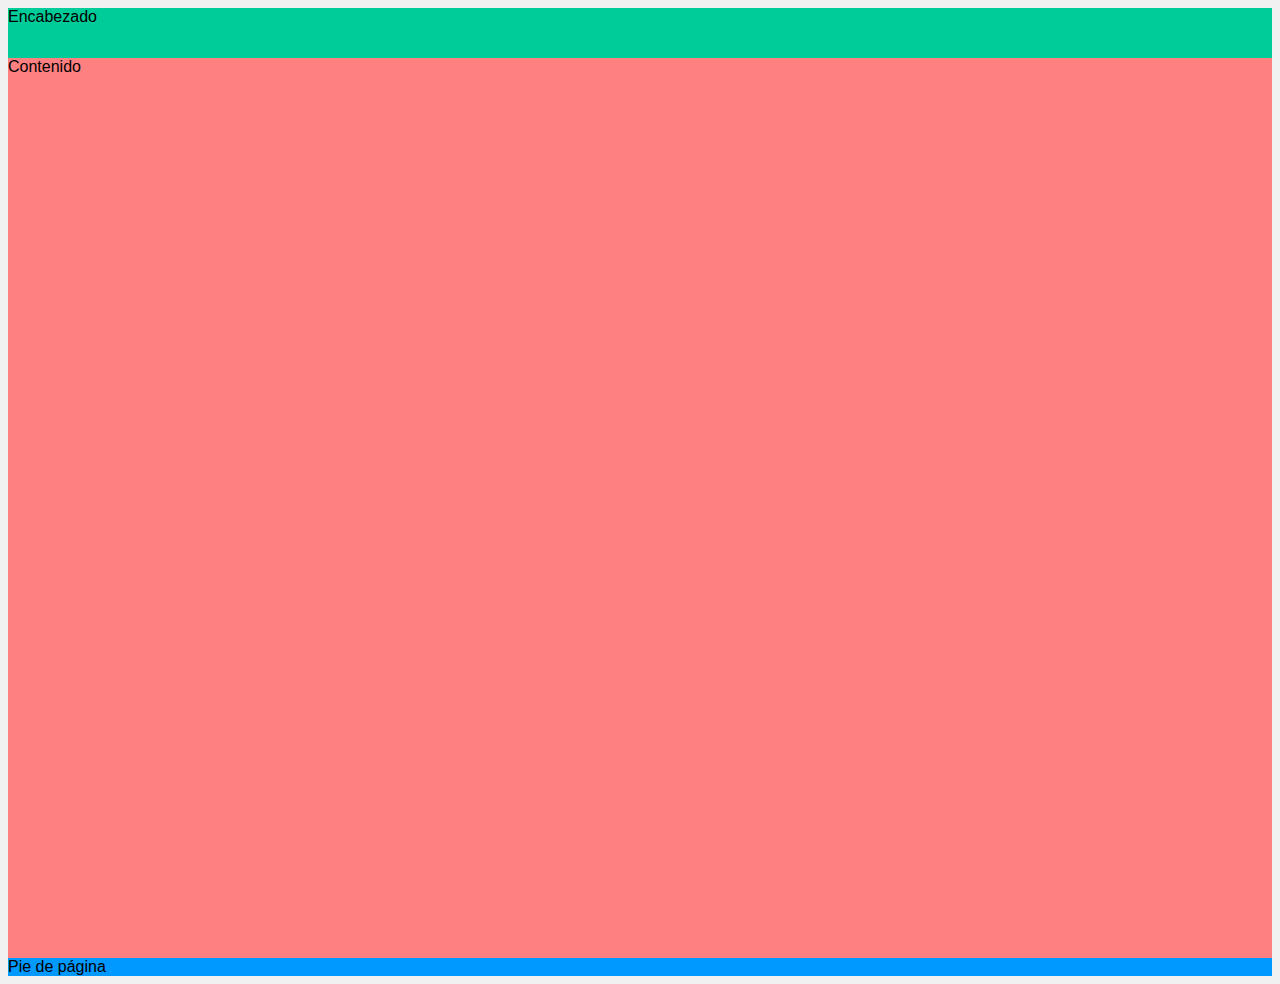
<file: index.html>
<!DOCTYPE html>
<html lang="en">
<head>
    <meta charset="UTF-8">
    <meta name="viewport" content="width=device-width, initial-scale=1.0">
    <meta http-equiv="X-UA-Compatible" content="ie=edge">
    <title>Alura Store | Descargue nuestros aplicactivos y juegos</title>
    <link href="./assets/css/normalize.css" rel="stylesheet" type="text">
    <link href="./assets/css/reset.css" rel="stylesheet">
    <link href="./assets/css/style.css" rel="stylesheet">

    
    


</head>
<body class="app">
    <header class="encabezado">
        Encabezado
    </header>
    <main class="contenido">
        Contenido
    </main>
    <footer class="rodapie">
        Pie de página
    </footer>
    <script src="./assets/js/fontawesome.all.min.js"></script>
</body>
</html>
</file>
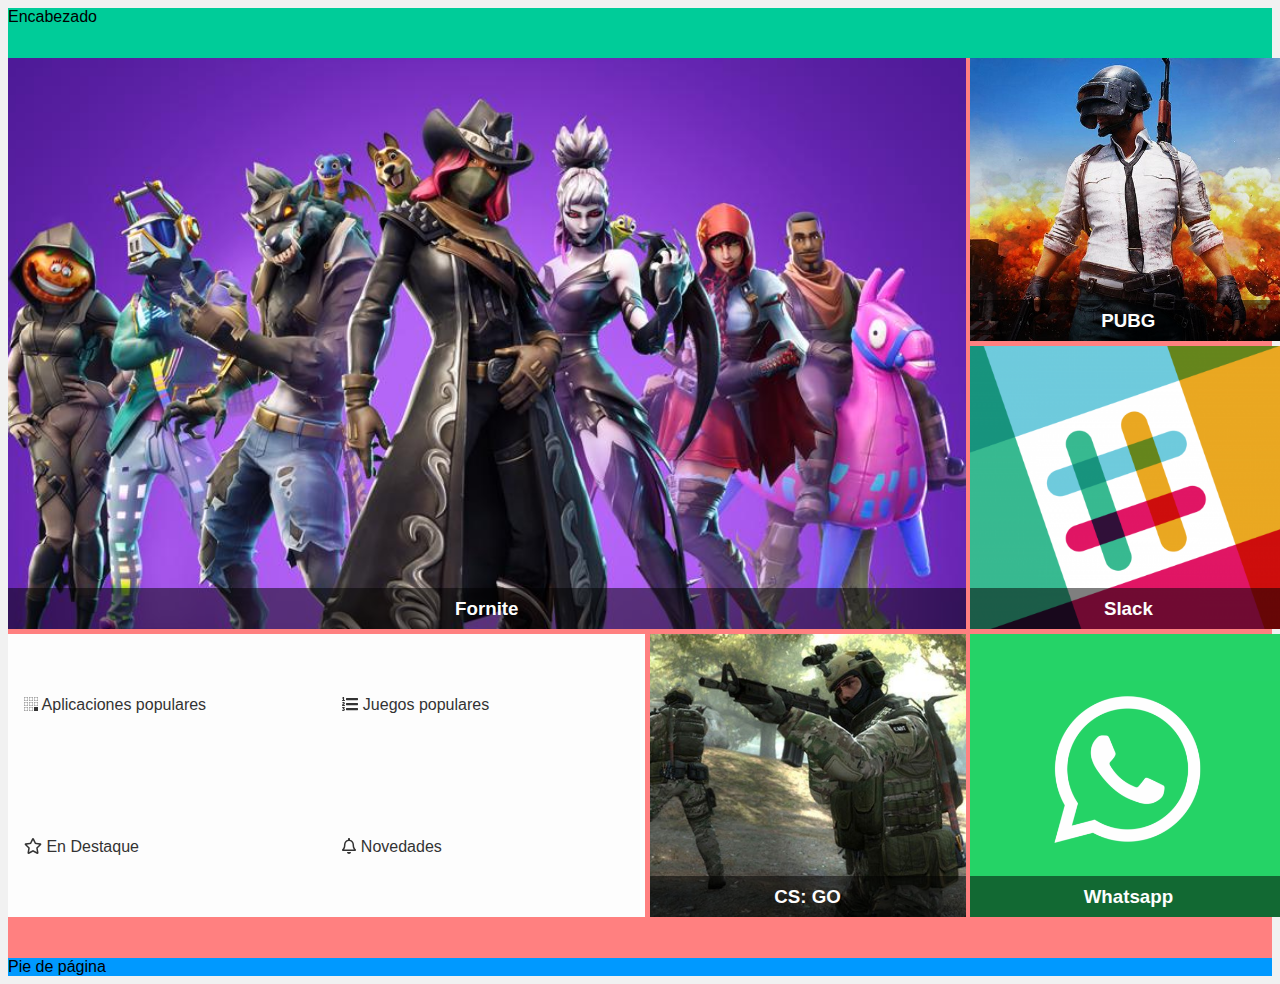
<file: AULA02/index.html>
<!DOCTYPE html>
<html lang="en">

<head>
    <meta charset="UTF-8">
    <meta name="viewport" content="width=device-width, initial-scale=1.0">
    <meta http-equiv="X-UA-Compatible" content="ie=edge">
    <title>Alura Store | Descargue nuestros aplicactivos y juegos</title>
    <link href="./assets/css/normalize.css" rel="stylesheet" type="text">
    <link href="./assets/css/reset.css" rel="stylesheet">
    <link href="./assets/css/style.css" rel="stylesheet">
    <link href="./assets/css/destacados.css" rel="stylesheet">




</head>

<body class="app">
    <header class="encabezado">
        Encabezado
    </header>
    <main class="contenido">
        <section class="destaques">
            <div class="destaques__principal box">
                <h3 class="destaques__titulo">Fornite</h3>
            </div>
            <div class="destaques__secundario box">
                <h3 class="destaques__titulo">PUBG</h3>
            </div>
            <div class="destaques__secundario box">
                <h3 class="destaques__titulo">Slack</h3>
            </div>
            <div class="destaques__secundario box">
                <h3 class="destaques__titulo">Whatsapp</h3>
            </div>
            <div class="destaques__secundario box">
                <h3 class="destaques__titulo">CS: GO</h3>
            </div>
            <div class="destaques__categorias">
                <ul class="destaques__categorias___lista">
                    <li class="destaques__categorias___item">
                        <a class="destaques__categorias___link" href="#">
                            <i class="destaques__categorias___icon fab fa-buromobelexperte"></i>
                            Aplicaciones populares
                        </a>
                    </li>
                    <li class="destaques__categorias___item">
                        <a class="destaques__categorias___link" href="#">
                            <i class="fas fa-list-ol"></i>
                            Juegos populares
                        </a>
                    </li>
                    <li class="destaques__categorias___item">
                        <a class="destaques__categorias___link" href="#">
                            <i class="far fa-star"></i>
                            En Destaque
                        </a>
                    </li>
                    <li class="destaques__categorias___item">
                        <a class="destaques__categorias___link" href="#">
                            <i class="far fa-bell"></i>
                            Novedades
                        </a>
                    </li>
                </ul>
            </div>
        </section>
    </main>
    <footer class="rodapie">
        Pie de página
    </footer>
    <script src="./assets/js/fontawesome.all.min.js"></script>
</body>

</html>
</file>
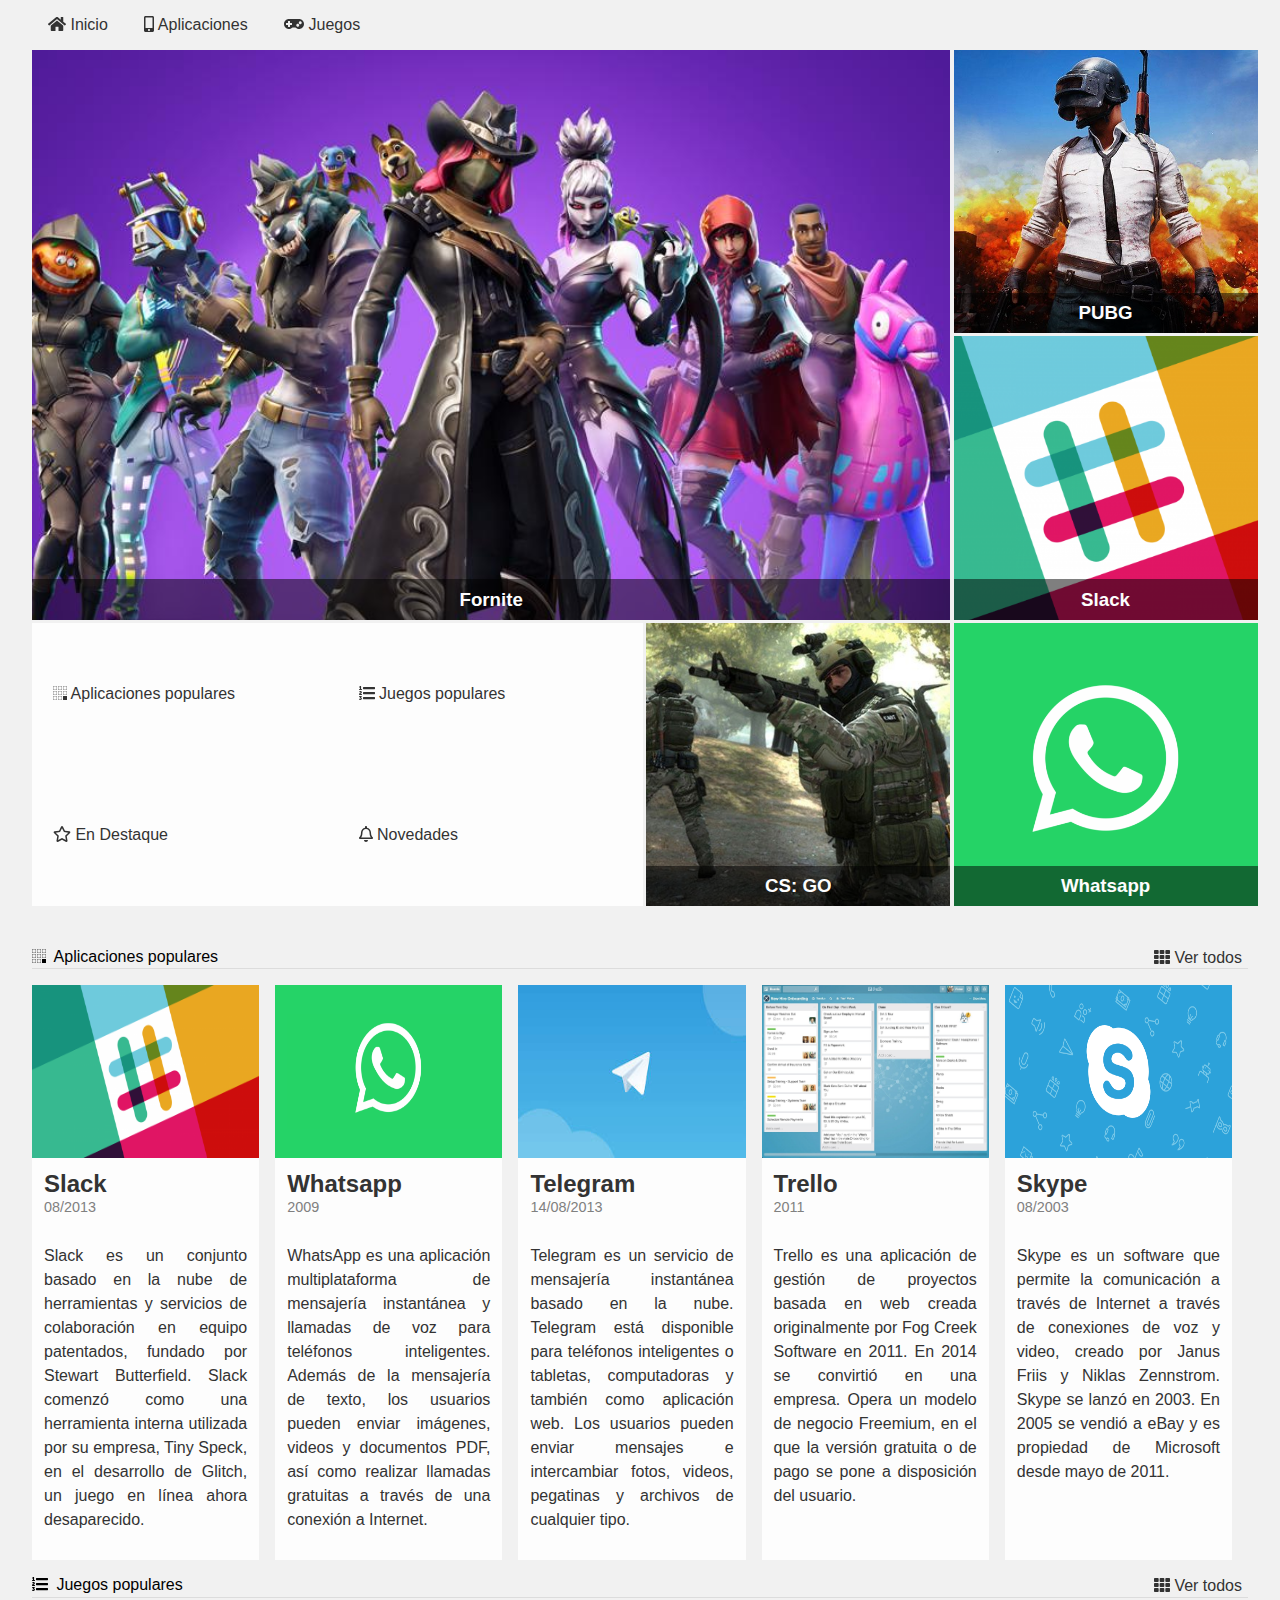
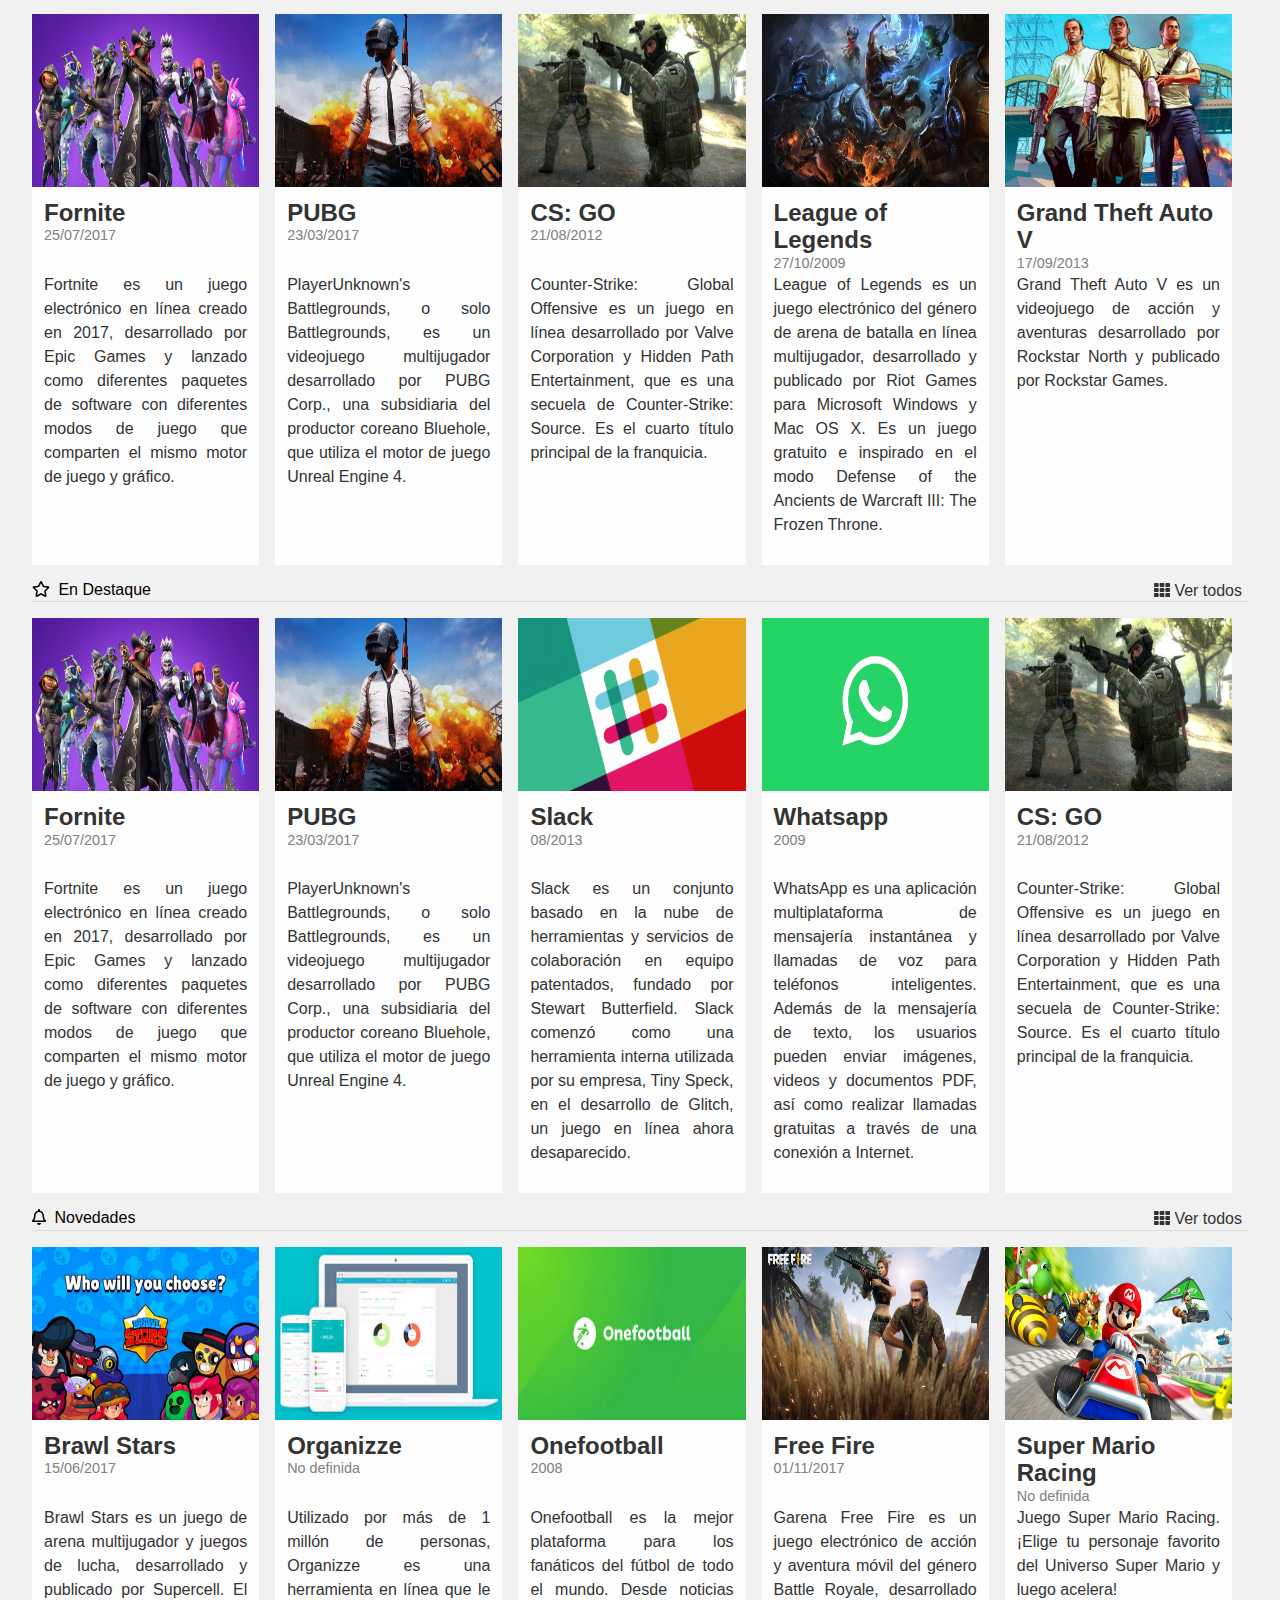
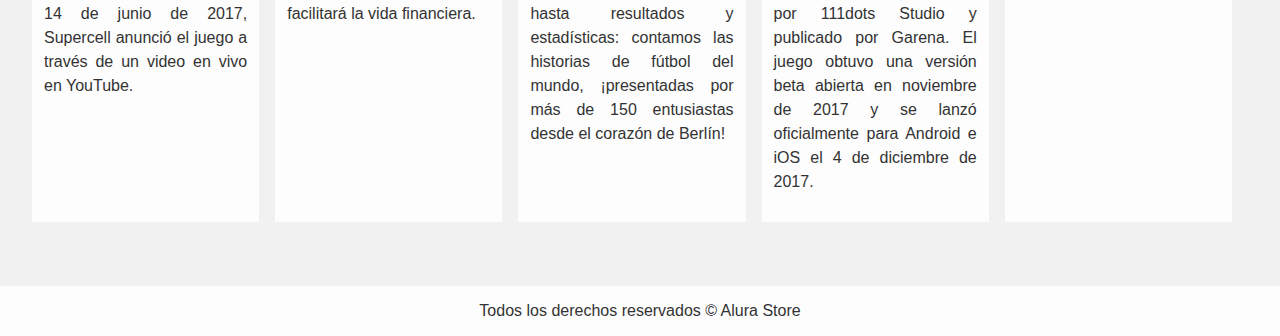
<file: AULA04/index.html>
<!DOCTYPE html>
<html lang="en">
<head>
    <meta charset="UTF-8">
    <meta name="viewport" content="width=device-width, initial-scale=1.0">
    <meta http-equiv="X-UA-Compatible" content="ie=edge">
    <title>Alura Store | Descargue nuestros aplicactivos y juegos</title>
    <link href="./assets/css/normalize.css" rel="stylesheet">
    <link href="./assets/css/reset.css" rel="stylesheet">
    <link href="./assets/css/style.css" rel="stylesheet">
    <link href="./assets/css/destaques.css" rel="stylesheet">
    <link href="./assets/css/populares.css" rel="stylesheet">
    
    


</head>
<body class="app">
    <header class="header">
        <nav class="menu">
            <ul class="menu__lista">
                <li class="menu__item">
                    <a class="menu__link activo" href="#">
                        <i class="fas fa-home"></i>
                        Inicio
                    </a>
                    <a class="menu__link" href="#">
                        <i class="fas fa-mobile-alt"></i>
                        Aplicaciones</a>
                    <a class="menu__link" href="#">
                        <i class="fas fa-gamepad"></i>
                        Juegos
                    </a>
                </li>
            </ul>
        </nav>
    </header>
    <main class="contenido">
        <section class="destaques">
            <div class="destaques__principal box">
                <h3 class="destaques__titulo">Fornite</h3>
            </div>
            <div class="destaques__secundario box">
                <h3 class="destaques__titulo">PUBG</h3>
            </div>
            <div class="destaques__secundario box">
                <h3 class="destaques__titulo">Slack</h3>
            </div>
            <div class="destaques__secundario box">
                <h3 class="destaques__titulo">Whatsapp</h3>
            </div>
            <div class="destaques__secundario box">
                <h3 class="destaques__titulo">CS: GO</h3>
            </div>
            <div class="destaques__categorias">
                <ul class="destaques__categorias___lista">
                    <li class="destaques__categorias___item">
                        <a class="destaques__categorias___link" href="#">
                            <i class="destaques__categorias___icon fab fa-buromobelexperte"></i>
                            Aplicaciones populares
                        </a>
                    </li>
                    <li class="destaques__categorias___item">
                        <a class="destaques__categorias___link" href="#">
                            <i class="fas fa-list-ol"></i>
                            Juegos populares
                        </a>
                    </li>
                    <li class="destaques__categorias___item">
                        <a class="destaques__categorias___link" href="#">
                            <i class="far fa-star"></i>
                            En Destaque
                        </a>
                    </li>
                    <li class="destaques__categorias___item">
                        <a class="destaques__categorias___link" href="#">
                            <i class="far fa-bell"></i>
                            Novedades
                        </a>
                    </li>
                </ul>
            </div>
        </section>
        <section class="populares">
            <div class="populares__items">
                <div class="populares__info">
                    <div class="populares__header">
                        <h4 class="populares__titulo">
                            <i class="populares__icon fab fa-buromobelexperte"></i>
                            Aplicaciones populares
                        </h4>
                        <button class="populares__boton">
                            <i class="fas fa-th"></i>
                            Ver todos
                        </button>
                    </div>
                </div>
                <div class="populares__contenido">
                    <div class="populares__card">
                        <img class="populares__card___imagen" src="./assets/img/slack.png"></img>
                        <div class="populares__card___base">
                            <div class="populares__card___header">
                                <h5 class="populares__card___titulo">Slack</h5>
                                <time class="populares__card___data" datetime="2013-08-01">08/2013</time>
                            </div>
                            <div class="populares__card___descripcion">
                                Slack es un conjunto basado en la nube de herramientas y servicios de colaboración en equipo patentados, fundado por Stewart Butterfield. Slack comenzó como una herramienta interna utilizada por su empresa, Tiny Speck, en el desarrollo de Glitch, un juego en línea ahora desaparecido.                            </div>
                        </div>
                    </div>
                    <div class="populares__card">
                        <img class="populares__card___imagen" src="./assets/img/whatsapp.png"></img>
                        <div class="populares__card___base">
                            <div class="populares__card___header">
                                <h5 class="populares__card___titulo">Whatsapp</h5>
                                <time class="populares__card___data" datetime="20090-01-01">2009</time>
                            </div>
                            <div class="populares__card___descripcion">
                                WhatsApp es una aplicación multiplataforma de mensajería instantánea y llamadas de voz para teléfonos inteligentes. Además de la mensajería de texto, los usuarios pueden enviar imágenes, videos y documentos PDF, así como realizar llamadas gratuitas a través de una conexión a Internet.                            </div>
                        </div>
                    </div>
                    <div class="populares__card">
                        <img class="populares__card___imagen" src="./assets/img/telegram.jpeg"></img>
                        <div class="populares__card___base">
                            <div class="populares__card___header">
                                <h5 class="populares__card___titulo">Telegram</h5>
                                <time class="populares__card___data" datetime="2013-08-14">14/08/2013</time>
                            </div>
                            <div class="populares__card___descripcion">
                                Telegram es un servicio de mensajería instantánea basado en la nube. Telegram está disponible para teléfonos inteligentes o tabletas, computadoras y también como aplicación web. Los usuarios pueden enviar mensajes e intercambiar fotos, videos, pegatinas y archivos de cualquier tipo.                            </div>
                        </div>
                    </div>
                    <div class="populares__card">
                        <img class="populares__card___imagen" src="./assets/img/trello.jpg"></img>
                        <div class="populares__card___base">
                            <div class="populares__card___header">
                                <h5 class="populares__card___titulo">Trello</h5>
                                <time class="populares__card___data" datetime="2011-01-01">2011</time>
                            </div>
                            <div class="populares__card___descripcion">
                                Trello es una aplicación de gestión de proyectos basada en web creada originalmente por Fog Creek Software en 2011. En 2014 se convirtió en una empresa. Opera un modelo de negocio Freemium, en el que la versión gratuita o de pago se pone a disposición del usuario.                            </div>
                        </div>
                    </div>
                    <div class="populares__card">
                        <img class="populares__card___imagen" src="./assets/img/skype.png"></img>
                        <div class="populares__card___base">
                            <div class="populares__card___header">
                                <h5 class="populares__card___titulo">Skype</h5>
                                <time class="populares__card___data" datetime="2003-08-01">08/2003</time>
                            </div>
                            <div class="populares__card___descripcion">
                                Skype es un software que permite la comunicación a través de Internet a través de conexiones de voz y video, creado por Janus Friis y Niklas Zennstrom. Skype se lanzó en 2003. En 2005 se vendió a eBay y es propiedad de Microsoft desde mayo de 2011.                            </div>
                        </div>
                    </div>
                </div>
            </div>
            <div class="populares__items">
                <div class="populares__info">
                    <div class="populares__header">
                        <h4 class="populares__titulo">
                            <i class="populares__icon fas fa-list-ol"></i>
                            Juegos populares
                        </h4>
                        <button class="populares__boton">
                            <i class="fas fa-th"></i>
                            Ver todos
                        </button>
                    </div>
                </div>
                <div class="populares__contenido">
                    <div class="populares__card">
                        <img class="populares__card___imagen" src="./assets/img/fortnite.jpg"></img>
                        <div class="populares__card___base">
                            <div class="populares__card___header">
                                <h5 class="populares__card___titulo">Fornite</h5>
                                <time class="populares__card___data" datetime="2017-07-25">25/07/2017</time>
                            </div>
                            <div class="populares__card___descripcion">
                                Fortnite es un juego electrónico en línea creado en 2017, desarrollado por Epic Games y lanzado como diferentes paquetes de software con diferentes modos de juego que comparten el mismo motor de juego y gráfico.                            </div>
                        </div>
                    </div>
                    <div class="populares__card">
                        <img class="populares__card___imagen" src="./assets/img/pubg.jpg"></img>
                        <div class="populares__card___base">
                            <div class="populares__card___header">
                                <h5 class="populares__card___titulo">PUBG</h5>
                                <time class="populares__card___data" datetime="2017-03-23">23/03/2017</time>
                            </div>
                            <div class="populares__card___descripcion">
                                PlayerUnknown's Battlegrounds, o solo Battlegrounds, es un videojuego multijugador desarrollado por PUBG Corp., una subsidiaria del productor coreano Bluehole, que utiliza el motor de juego Unreal Engine 4.                            </div>
                        </div>
                    </div>
                    <div class="populares__card">
                        <img class="populares__card___imagen" src="./assets/img/cs-go.jpg"></img>
                        <div class="populares__card___base">
                            <div class="populares__card___header">
                                <h5 class="populares__card___titulo">CS: GO</h5>
                                <time class="populares__card___data" datetime="2012-08-21">21/08/2012</time>
                            </div>
                            <div class="populares__card___descripcion">
                                Counter-Strike: Global Offensive es un juego en línea desarrollado por Valve Corporation y Hidden Path Entertainment, que es una secuela de Counter-Strike: Source. Es el cuarto título principal de la franquicia.                            </div>
                        </div>
                    </div>
                    <div class="populares__card">
                        <img class="populares__card___imagen" src="./assets/img/lol.jpg"></img>
                        <div class="populares__card___base">
                            <div class="populares__card___header">
                                <h5 class="populares__card___titulo">League of Legends</h5>
                                <time class="populares__card___data" datetime="2009-10-27">27/10/2009</time>
                            </div>
                            <div class="populares__card___descripcion">
                                League of Legends es un juego electrónico del género de arena de batalla en línea multijugador, desarrollado y publicado por Riot Games para Microsoft Windows y Mac OS X. Es un juego gratuito e inspirado en el modo Defense of the Ancients de Warcraft III: The Frozen Throne.                            </div>
                        </div>
                    </div>
                    <div class="populares__card">
                        <img class="populares__card___imagen" src="./assets/img/gta-v.jpg"></img>
                        <div class="populares__card___base">
                            <div class="populares__card___header">
                                <h5 class="populares__card___titulo">Grand Theft Auto V</h5>
                                <time class="populares__card___data" datetime="2013-09-17">17/09/2013</time>
                            </div>
                            <div class="populares__card___descripcion">
                                Grand Theft Auto V es un videojuego de acción y aventuras desarrollado por Rockstar North y publicado por Rockstar Games.                            </div>
                        </div>
                    </div>
                </div>
            </div>
            <div class="populares__items">
                <div class="populares__info">
                    <div class="populares__header">
                        <h4 class="populares__titulo">
                            <i class="populares__icon far fa-star"></i>
                            En Destaque
                        </h4>
                        <button class="populares__boton">
                            <i class="fas fa-th"></i>
                            Ver todos
                        </button>
                    </div>
                </div>
                <div class="populares__contenido">
                    <div class="populares__card">
                        <img class="populares__card___imagen" src="./assets/img/fortnite.jpg"></img>
                        <div class="populares__card___base">
                            <div class="populares__card___header">
                                <h5 class="populares__card___titulo">Fornite</h5>
                                <time class="populares__card___data" datetime="2017-07-25">25/07/2017</time>
                            </div>
                            <div class="populares__card___descripcion">
                                Fortnite es un juego electrónico en línea creado en 2017, desarrollado por Epic Games y lanzado como diferentes paquetes de software con diferentes modos de juego que comparten el mismo motor de juego y gráfico.                            </div>
                        </div>
                    </div>
                    <div class="populares__card">
                        <img class="populares__card___imagen" src="./assets/img/pubg.jpg"></img>
                        <div class="populares__card___base">
                            <div class="populares__card___header">
                                <h5 class="populares__card___titulo">PUBG</h5>
                                <time class="populares__card___data" datetime="2017-03-23">23/03/2017</time>
                            </div>
                            <div class="populares__card___descripcion">
                                PlayerUnknown's Battlegrounds, o solo Battlegrounds, es un videojuego multijugador desarrollado por PUBG Corp., una subsidiaria del productor coreano Bluehole, que utiliza el motor de juego Unreal Engine 4.                            </div>
                        </div>
                    </div>
                    <div class="populares__card">
                        <img class="populares__card___imagen" src="./assets/img/slack.png"></img>
                        <div class="populares__card___base">
                            <div class="populares__card___header">
                                <h5 class="populares__card___titulo">Slack</h5>
                                <time class="populares__card___data" datetime="2013-08-01">08/2013</time>
                            </div>
                            <div class="populares__card___descripcion">
                                Slack es un conjunto basado en la nube de herramientas y servicios de colaboración en equipo patentados, fundado por Stewart Butterfield. Slack comenzó como una herramienta interna utilizada por su empresa, Tiny Speck, en el desarrollo de Glitch, un juego en línea ahora desaparecido.                            </div>
                        </div>
                    </div>
                    <div class="populares__card">
                        <img class="populares__card___imagen" src="./assets/img/whatsapp.png"></img>
                        <div class="populares__card___base">
                            <div class="populares__card___header">
                                <h5 class="populares__card___titulo">Whatsapp</h5>
                                <time class="populares__card___data" datetime="20090-01-01">2009</time>
                            </div>
                            <div class="populares__card___descripcion">
                                WhatsApp es una aplicación multiplataforma de mensajería instantánea y llamadas de voz para teléfonos inteligentes. Además de la mensajería de texto, los usuarios pueden enviar imágenes, videos y documentos PDF, así como realizar llamadas gratuitas a través de una conexión a Internet.                            </div>
                        </div>
                    </div>
                    <div class="populares__card">
                        <img class="populares__card___imagen" src="./assets/img/cs-go.jpg"></img>
                        <div class="populares__card___base">
                            <div class="populares__card___header">
                                <h5 class="populares__card___titulo">CS: GO</h5>
                                <time class="populares__card___data" datetime="2012-08-21">21/08/2012</time>
                            </div>
                            <div class="populares__card___descripcion">
                                Counter-Strike: Global Offensive es un juego en línea desarrollado por Valve Corporation y Hidden Path Entertainment, que es una secuela de Counter-Strike: Source. Es el cuarto título principal de la franquicia.                            </div>
                        </div>
                    </div>
                </div>
            </div>
            <div class="populares__items">
                <div class="populares__info">
                    <div class="populares__header">
                        <h4 class="populares__titulo">
                            <i class="populares__icon far fa-bell"></i>
                            Novedades
                        </h4>
                        <button class="populares__boton">
                            <i class="fas fa-th"></i>
                            Ver todos
                        </button>
                    </div>
                </div>
                <div class="populares__contenido">
                    <div class="populares__card">
                        <img class="populares__card___imagen" src="./assets/img/brawl-stars.jpg"></img>
                        <div class="populares__card___base">
                            <div class="populares__card___header">
                                <h5 class="populares__card___titulo">Brawl Stars</h5>
                                <time class="populares__card___data" datetime="2017-06-15">15/06/2017</time>
                            </div>
                            <div class="populares__card___descripcion">
                                Brawl Stars es un juego de arena multijugador y juegos de lucha, desarrollado y publicado por Supercell. El 14 de junio de 2017, Supercell anunció el juego a través de un video en vivo en YouTube.                            </div>
                        </div>
                    </div>
                    <div class="populares__card">
                        <img class="populares__card___imagen" src="./assets/img/organizze.jpeg"></img>
                        <div class="populares__card___base">
                            <div class="populares__card___header">
                                <h5 class="populares__card___titulo">Organizze</h5>
                                <time class="populares__card___data" datetime="">No definida</time>
                            </div>
                            <div class="populares__card___descripcion">
                                Utilizado por más de 1 millón de personas, Organizze es una herramienta en línea que le facilitará la vida financiera.                            </div>
                        </div>
                    </div>
                    <div class="populares__card">
                        <img class="populares__card___imagen" src="./assets/img/onefotball.jpeg"></img>
                        <div class="populares__card___base">
                            <div class="populares__card___header">
                                <h5 class="populares__card___titulo">Onefootball</h5>
                                <time class="populares__card___data" datetime="2008-01-01">2008</time>
                            </div>
                            <div class="populares__card___descripcion">
                                Onefootball es la mejor plataforma para los fanáticos del fútbol de todo el mundo. Desde noticias hasta resultados y estadísticas: contamos las historias de fútbol del mundo, ¡presentadas por más de 150 entusiastas desde el corazón de Berlín!                            </div>
                        </div>
                    </div>
                    <div class="populares__card">
                        <img class="populares__card___imagen" src="./assets/img/free-fire.jpg"></img>
                        <div class="populares__card___base">
                            <div class="populares__card___header">
                                <h5 class="populares__card___titulo">Free Fire</h5>
                                <time class="populares__card___data" datetime="2017-11-01">01/11/2017</time>
                            </div>
                            <div class="populares__card___descripcion">
                                Garena Free Fire es un juego electrónico de acción y aventura móvil del género Battle Royale, desarrollado por 111dots Studio y publicado por Garena. El juego obtuvo una versión beta abierta en noviembre de 2017 y se lanzó oficialmente para Android e iOS el 4 de diciembre de 2017.                            </div>
                        </div>
                    </div>
                    <div class="populares__card">
                        <img class="populares__card___imagen" src="./assets/img/mario-kart.jpg"></img>
                        <div class="populares__card___base">
                            <div class="populares__card___header">
                                <h5 class="populares__card___titulo">Super Mario Racing</h5>
                                <time class="populares__card___data" datetime="">No definida</time>
                            </div>
                            <div class="populares__card___descripcion">
                                Juego Super Mario Racing. ¡Elige tu personaje favorito del Universo Super Mario y luego acelera!                            </div>
                        </div>
                    </div>
                </div>
            </div>
        </section>
    </main>
    <footer class="footer">Todos los derechos reservados &copy; Alura Store </footer>
    <script src="./assets/js/fontawesome.all.min.js"></script>
</body>
</html>
</file>
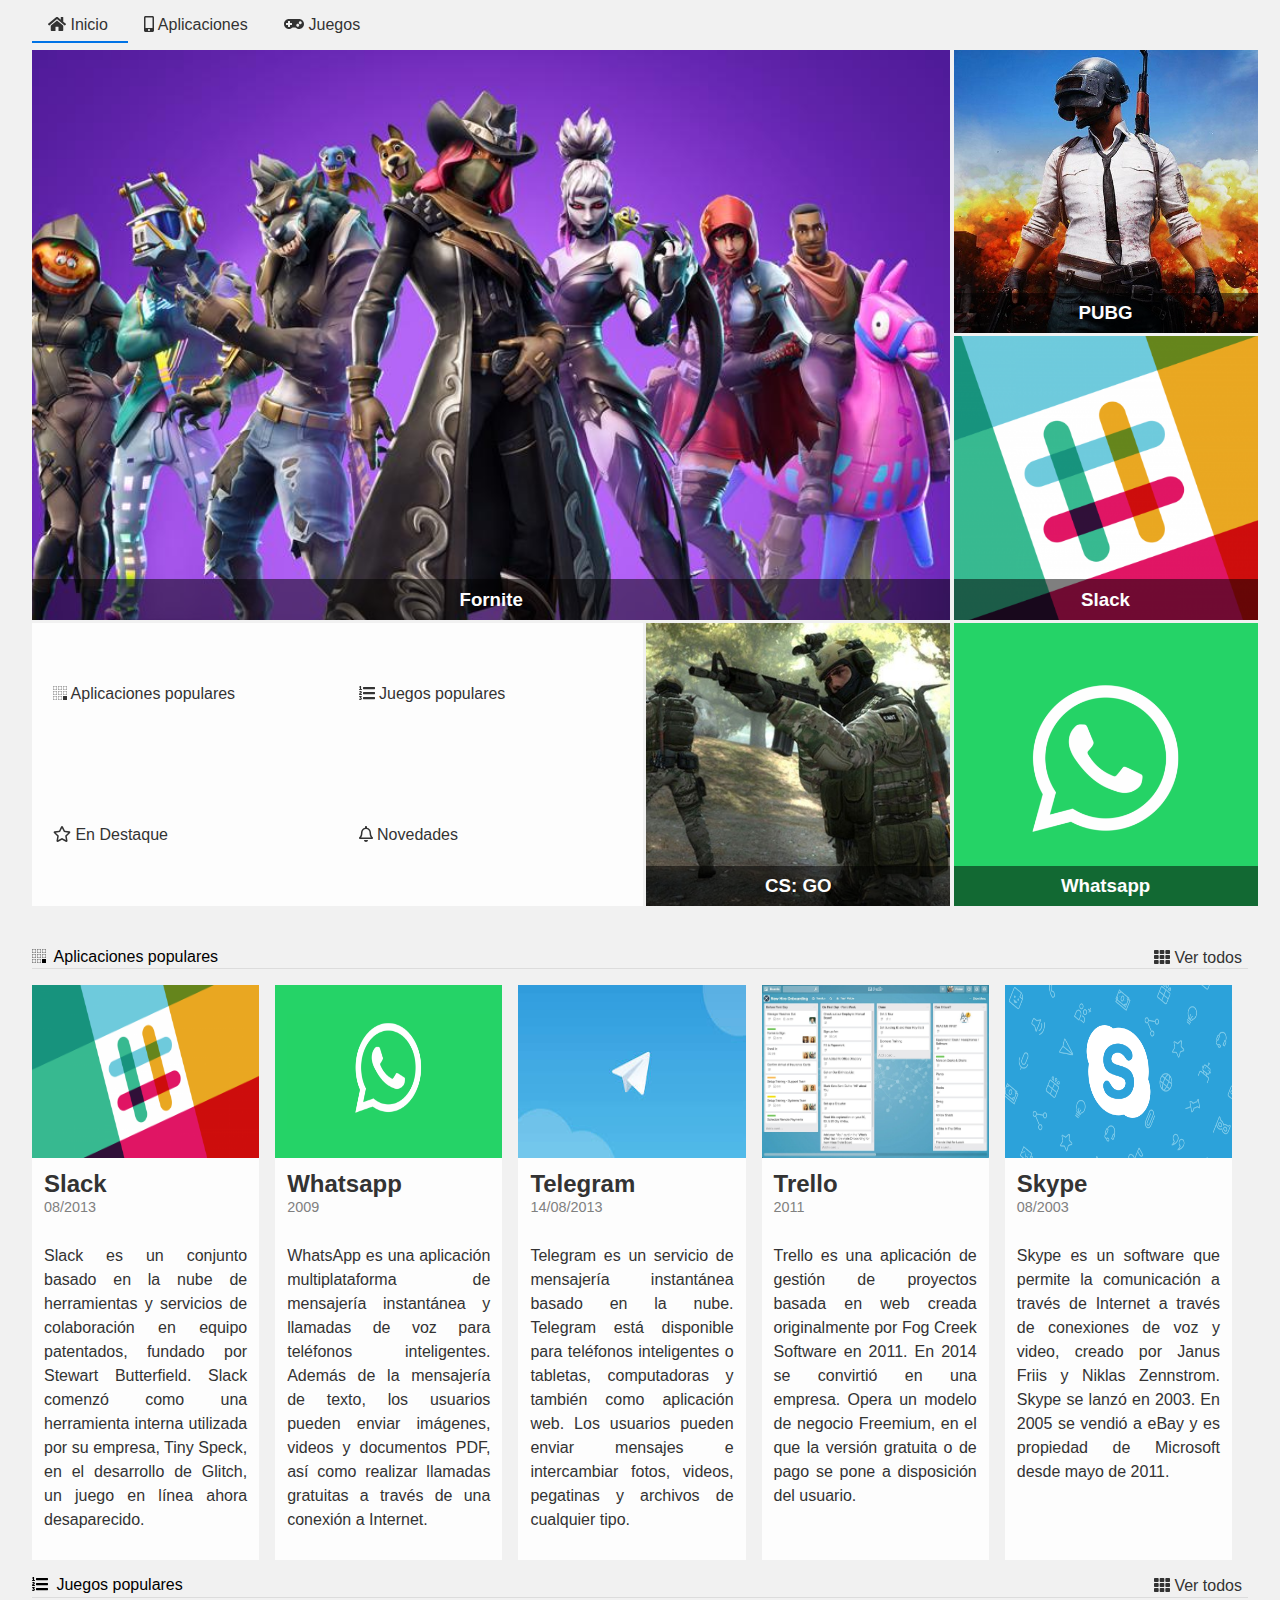
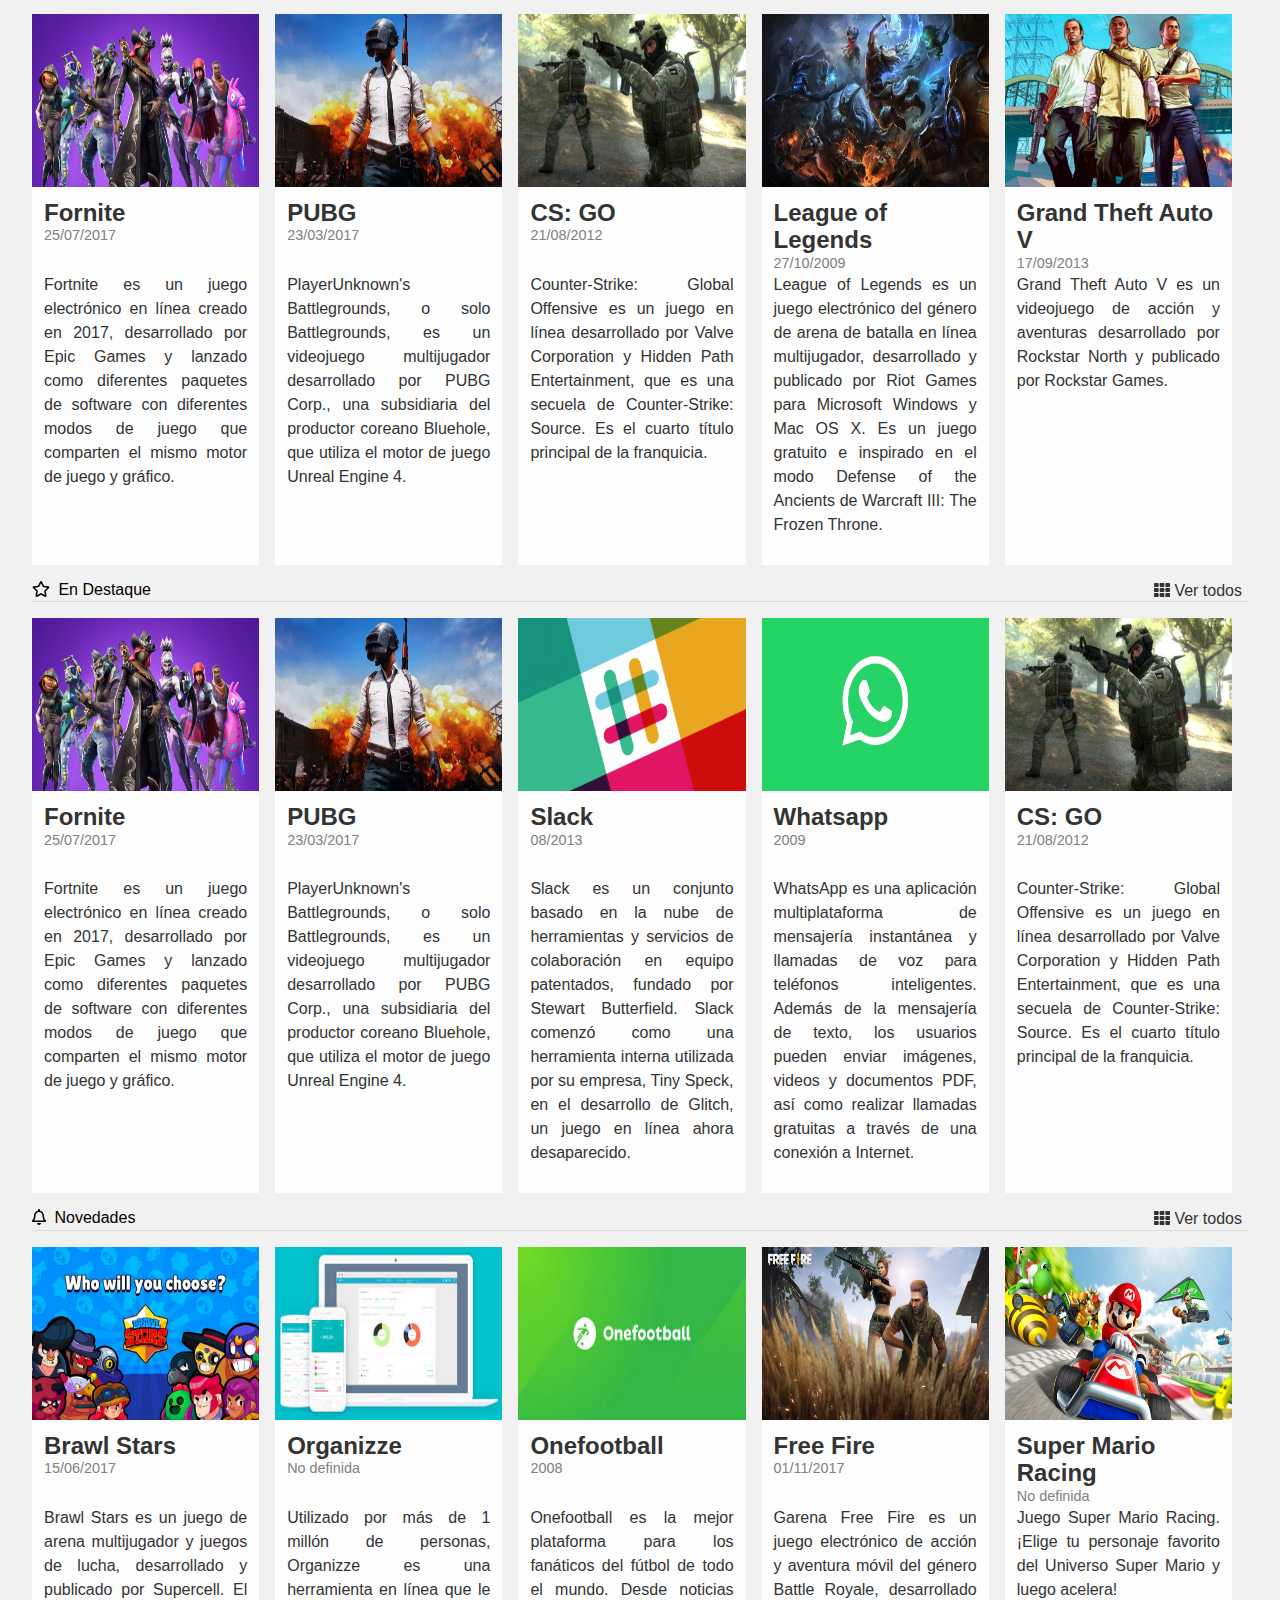
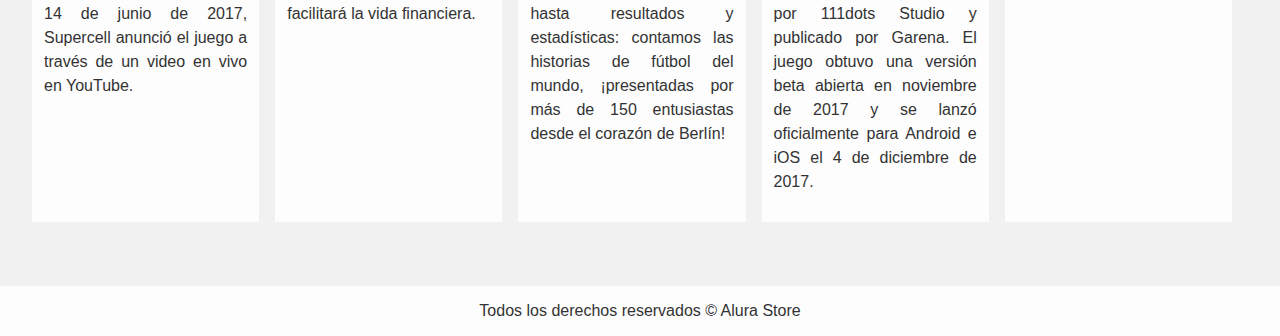
<file: AULA05/index.html>
<!DOCTYPE html>
<html lang="en">
<head>
    <meta charset="UTF-8">
    <meta name="viewport" content="width=device-width, initial-scale=1.0">
    <meta http-equiv="X-UA-Compatible" content="ie=edge">
    <title>Alura Store | Descargue nuestros aplicactivos y juegos</title>
    <link href="./assets/css/normalize.css" rel="stylesheet">
    <link href="./assets/css/reset.css" rel="stylesheet">
    <link href="./assets/css/style.css" rel="stylesheet">
    <link href="./assets/css/destaques.css" rel="stylesheet">
    <link href="./assets/css/populares.css" rel="stylesheet">
    <link href="./assets/css/menu.css" rel="stylesheet">
    <link href="./assets/css/responsivo.css" rel="stylesheet">
    


</head>
<body class="app">
    <header class="encabezado">
        <nav class="menu">
            <ul class="menu__lista">
                <li class="menu__item">
                    <a class="menu__link activo" href="#">
                        <i class="fas fa-home"></i>
                        Inicio
                    </a>
                    <a class="menu__link" href="#">
                        <i class="fas fa-mobile-alt"></i>
                        Aplicaciones</a>
                    <a class="menu__link" href="#">
                        <i class="fas fa-gamepad"></i>
                        Juegos
                    </a>
                </li>
            </ul>
        </nav>
    </header>
    <main class="contenido">
        <section class="destaques">
            <div class="destaques__principal box">
                <h3 class="destaques__titulo">Fornite</h3>
            </div>
            <div class="destaques__secundario box">
                <h3 class="destaques__titulo">PUBG</h3>
            </div>
            <div class="destaques__secundario box">
                <h3 class="destaques__titulo">Slack</h3>
            </div>
            <div class="destaques__secundario box">
                <h3 class="destaques__titulo">Whatsapp</h3>
            </div>
            <div class="destaques__secundario box">
                <h3 class="destaques__titulo">CS: GO</h3>
            </div>
            <div class="destaques__categorias">
                <ul class="destaques__categorias___lista">
                    <li class="destaques__categorias___item">
                        <a class="destaques__categorias___link" href="#">
                            <i class="destaques__categorias___icon fab fa-buromobelexperte"></i>
                            Aplicaciones populares
                        </a>
                    </li>
                    <li class="destaques__categorias___item">
                        <a class="destaques__categorias___link" href="#">
                            <i class="fas fa-list-ol"></i>
                            Juegos populares
                        </a>
                    </li>
                    <li class="destaques__categorias___item">
                        <a class="destaques__categorias___link" href="#">
                            <i class="far fa-star"></i>
                            En Destaque
                        </a>
                    </li>
                    <li class="destaques__categorias___item">
                        <a class="destaques__categorias___link" href="#">
                            <i class="far fa-bell"></i>
                            Novedades
                        </a>
                    </li>
                </ul>
            </div>
        </section>
        <section class="populares">
            <div class="populares__items">
                <div class="populares__info">
                    <div class="populares__header">
                        <h4 class="populares__titulo">
                            <i class="populares__icon fab fa-buromobelexperte"></i>
                            Aplicaciones populares
                        </h4>
                        <button class="populares__boton">
                            <i class="fas fa-th"></i>
                            Ver todos
                        </button>
                    </div>
                </div>
                <div class="populares__contenido">
                    <div class="populares__card">
                        <img class="populares__card___imagen" src="./assets/img/slack.png"></img>
                        <div class="populares__card___base">
                            <div class="populares__card___header">
                                <h5 class="populares__card___titulo">Slack</h5>
                                <time class="populares__card___data" datetime="2013-08-01">08/2013</time>
                            </div>
                            <div class="populares__card___descripcion">
                                Slack es un conjunto basado en la nube de herramientas y servicios de colaboración en equipo patentados, fundado por Stewart Butterfield. Slack comenzó como una herramienta interna utilizada por su empresa, Tiny Speck, en el desarrollo de Glitch, un juego en línea ahora desaparecido.                            </div>
                        </div>
                    </div>
                    <div class="populares__card">
                        <img class="populares__card___imagen" src="./assets/img/whatsapp.png"></img>
                        <div class="populares__card___base">
                            <div class="populares__card___header">
                                <h5 class="populares__card___titulo">Whatsapp</h5>
                                <time class="populares__card___data" datetime="20090-01-01">2009</time>
                            </div>
                            <div class="populares__card___descripcion">
                                WhatsApp es una aplicación multiplataforma de mensajería instantánea y llamadas de voz para teléfonos inteligentes. Además de la mensajería de texto, los usuarios pueden enviar imágenes, videos y documentos PDF, así como realizar llamadas gratuitas a través de una conexión a Internet.                            </div>
                        </div>
                    </div>
                    <div class="populares__card">
                        <img class="populares__card___imagen" src="./assets/img/telegram.jpeg"></img>
                        <div class="populares__card___base">
                            <div class="populares__card___header">
                                <h5 class="populares__card___titulo">Telegram</h5>
                                <time class="populares__card___data" datetime="2013-08-14">14/08/2013</time>
                            </div>
                            <div class="populares__card___descripcion">
                                Telegram es un servicio de mensajería instantánea basado en la nube. Telegram está disponible para teléfonos inteligentes o tabletas, computadoras y también como aplicación web. Los usuarios pueden enviar mensajes e intercambiar fotos, videos, pegatinas y archivos de cualquier tipo.                            </div>
                        </div>
                    </div>
                    <div class="populares__card">
                        <img class="populares__card___imagen" src="./assets/img/trello.jpg"></img>
                        <div class="populares__card___base">
                            <div class="populares__card___header">
                                <h5 class="populares__card___titulo">Trello</h5>
                                <time class="populares__card___data" datetime="2011-01-01">2011</time>
                            </div>
                            <div class="populares__card___descripcion">
                                Trello es una aplicación de gestión de proyectos basada en web creada originalmente por Fog Creek Software en 2011. En 2014 se convirtió en una empresa. Opera un modelo de negocio Freemium, en el que la versión gratuita o de pago se pone a disposición del usuario.                            </div>
                        </div>
                    </div>
                    <div class="populares__card">
                        <img class="populares__card___imagen" src="./assets/img/skype.png"></img>
                        <div class="populares__card___base">
                            <div class="populares__card___header">
                                <h5 class="populares__card___titulo">Skype</h5>
                                <time class="populares__card___data" datetime="2003-08-01">08/2003</time>
                            </div>
                            <div class="populares__card___descripcion">
                                Skype es un software que permite la comunicación a través de Internet a través de conexiones de voz y video, creado por Janus Friis y Niklas Zennstrom. Skype se lanzó en 2003. En 2005 se vendió a eBay y es propiedad de Microsoft desde mayo de 2011.                            </div>
                        </div>
                    </div>
                </div>
            </div>
            <div class="populares__items">
                <div class="populares__info">
                    <div class="populares__header">
                        <h4 class="populares__titulo">
                            <i class="populares__icon fas fa-list-ol"></i>
                            Juegos populares
                        </h4>
                        <button class="populares__boton">
                            <i class="fas fa-th"></i>
                            Ver todos
                        </button>
                    </div>
                </div>
                <div class="populares__contenido">
                    <div class="populares__card">
                        <img class="populares__card___imagen" src="./assets/img/fortnite.jpg"></img>
                        <div class="populares__card___base">
                            <div class="populares__card___header">
                                <h5 class="populares__card___titulo">Fornite</h5>
                                <time class="populares__card___data" datetime="2017-07-25">25/07/2017</time>
                            </div>
                            <div class="populares__card___descripcion">
                                Fortnite es un juego electrónico en línea creado en 2017, desarrollado por Epic Games y lanzado como diferentes paquetes de software con diferentes modos de juego que comparten el mismo motor de juego y gráfico.                            </div>
                        </div>
                    </div>
                    <div class="populares__card">
                        <img class="populares__card___imagen" src="./assets/img/pubg.jpg"></img>
                        <div class="populares__card___base">
                            <div class="populares__card___header">
                                <h5 class="populares__card___titulo">PUBG</h5>
                                <time class="populares__card___data" datetime="2017-03-23">23/03/2017</time>
                            </div>
                            <div class="populares__card___descripcion">
                                PlayerUnknown's Battlegrounds, o solo Battlegrounds, es un videojuego multijugador desarrollado por PUBG Corp., una subsidiaria del productor coreano Bluehole, que utiliza el motor de juego Unreal Engine 4.                            </div>
                        </div>
                    </div>
                    <div class="populares__card">
                        <img class="populares__card___imagen" src="./assets/img/cs-go.jpg"></img>
                        <div class="populares__card___base">
                            <div class="populares__card___header">
                                <h5 class="populares__card___titulo">CS: GO</h5>
                                <time class="populares__card___data" datetime="2012-08-21">21/08/2012</time>
                            </div>
                            <div class="populares__card___descripcion">
                                Counter-Strike: Global Offensive es un juego en línea desarrollado por Valve Corporation y Hidden Path Entertainment, que es una secuela de Counter-Strike: Source. Es el cuarto título principal de la franquicia.                            </div>
                        </div>
                    </div>
                    <div class="populares__card">
                        <img class="populares__card___imagen" src="./assets/img/lol.jpg"></img>
                        <div class="populares__card___base">
                            <div class="populares__card___header">
                                <h5 class="populares__card___titulo">League of Legends</h5>
                                <time class="populares__card___data" datetime="2009-10-27">27/10/2009</time>
                            </div>
                            <div class="populares__card___descripcion">
                                League of Legends es un juego electrónico del género de arena de batalla en línea multijugador, desarrollado y publicado por Riot Games para Microsoft Windows y Mac OS X. Es un juego gratuito e inspirado en el modo Defense of the Ancients de Warcraft III: The Frozen Throne.                            </div>
                        </div>
                    </div>
                    <div class="populares__card">
                        <img class="populares__card___imagen" src="./assets/img/gta-v.jpg"></img>
                        <div class="populares__card___base">
                            <div class="populares__card___header">
                                <h5 class="populares__card___titulo">Grand Theft Auto V</h5>
                                <time class="populares__card___data" datetime="2013-09-17">17/09/2013</time>
                            </div>
                            <div class="populares__card___descripcion">
                                Grand Theft Auto V es un videojuego de acción y aventuras desarrollado por Rockstar North y publicado por Rockstar Games.                            </div>
                        </div>
                    </div>
                </div>
            </div>
            <div class="populares__items">
                <div class="populares__info">
                    <div class="populares__header">
                        <h4 class="populares__titulo">
                            <i class="populares__icon far fa-star"></i>
                            En Destaque
                        </h4>
                        <button class="populares__boton">
                            <i class="fas fa-th"></i>
                            Ver todos
                        </button>
                    </div>
                </div>
                <div class="populares__contenido">
                    <div class="populares__card">
                        <img class="populares__card___imagen" src="./assets/img/fortnite.jpg"></img>
                        <div class="populares__card___base">
                            <div class="populares__card___header">
                                <h5 class="populares__card___titulo">Fornite</h5>
                                <time class="populares__card___data" datetime="2017-07-25">25/07/2017</time>
                            </div>
                            <div class="populares__card___descripcion">
                                Fortnite es un juego electrónico en línea creado en 2017, desarrollado por Epic Games y lanzado como diferentes paquetes de software con diferentes modos de juego que comparten el mismo motor de juego y gráfico.                            </div>
                        </div>
                    </div>
                    <div class="populares__card">
                        <img class="populares__card___imagen" src="./assets/img/pubg.jpg"></img>
                        <div class="populares__card___base">
                            <div class="populares__card___header">
                                <h5 class="populares__card___titulo">PUBG</h5>
                                <time class="populares__card___data" datetime="2017-03-23">23/03/2017</time>
                            </div>
                            <div class="populares__card___descripcion">
                                PlayerUnknown's Battlegrounds, o solo Battlegrounds, es un videojuego multijugador desarrollado por PUBG Corp., una subsidiaria del productor coreano Bluehole, que utiliza el motor de juego Unreal Engine 4.                            </div>
                        </div>
                    </div>
                    <div class="populares__card">
                        <img class="populares__card___imagen" src="./assets/img/slack.png"></img>
                        <div class="populares__card___base">
                            <div class="populares__card___header">
                                <h5 class="populares__card___titulo">Slack</h5>
                                <time class="populares__card___data" datetime="2013-08-01">08/2013</time>
                            </div>
                            <div class="populares__card___descripcion">
                                Slack es un conjunto basado en la nube de herramientas y servicios de colaboración en equipo patentados, fundado por Stewart Butterfield. Slack comenzó como una herramienta interna utilizada por su empresa, Tiny Speck, en el desarrollo de Glitch, un juego en línea ahora desaparecido.                            </div>
                        </div>
                    </div>
                    <div class="populares__card">
                        <img class="populares__card___imagen" src="./assets/img/whatsapp.png"></img>
                        <div class="populares__card___base">
                            <div class="populares__card___header">
                                <h5 class="populares__card___titulo">Whatsapp</h5>
                                <time class="populares__card___data" datetime="20090-01-01">2009</time>
                            </div>
                            <div class="populares__card___descripcion">
                                WhatsApp es una aplicación multiplataforma de mensajería instantánea y llamadas de voz para teléfonos inteligentes. Además de la mensajería de texto, los usuarios pueden enviar imágenes, videos y documentos PDF, así como realizar llamadas gratuitas a través de una conexión a Internet.                            </div>
                        </div>
                    </div>
                    <div class="populares__card">
                        <img class="populares__card___imagen" src="./assets/img/cs-go.jpg"></img>
                        <div class="populares__card___base">
                            <div class="populares__card___header">
                                <h5 class="populares__card___titulo">CS: GO</h5>
                                <time class="populares__card___data" datetime="2012-08-21">21/08/2012</time>
                            </div>
                            <div class="populares__card___descripcion">
                                Counter-Strike: Global Offensive es un juego en línea desarrollado por Valve Corporation y Hidden Path Entertainment, que es una secuela de Counter-Strike: Source. Es el cuarto título principal de la franquicia.                            </div>
                        </div>
                    </div>
                </div>
            </div>
            <div class="populares__items">
                <div class="populares__info">
                    <div class="populares__header">
                        <h4 class="populares__titulo">
                            <i class="populares__icon far fa-bell"></i>
                            Novedades
                        </h4>
                        <button class="populares__boton">
                            <i class="fas fa-th"></i>
                            Ver todos
                        </button>
                    </div>
                </div>
                <div class="populares__contenido">
                    <div class="populares__card">
                        <img class="populares__card___imagen" src="./assets/img/brawl-stars.jpg"></img>
                        <div class="populares__card___base">
                            <div class="populares__card___header">
                                <h5 class="populares__card___titulo">Brawl Stars</h5>
                                <time class="populares__card___data" datetime="2017-06-15">15/06/2017</time>
                            </div>
                            <div class="populares__card___descripcion">
                                Brawl Stars es un juego de arena multijugador y juegos de lucha, desarrollado y publicado por Supercell. El 14 de junio de 2017, Supercell anunció el juego a través de un video en vivo en YouTube.                            </div>
                        </div>
                    </div>
                    <div class="populares__card">
                        <img class="populares__card___imagen" src="./assets/img/organizze.jpeg"></img>
                        <div class="populares__card___base">
                            <div class="populares__card___header">
                                <h5 class="populares__card___titulo">Organizze</h5>
                                <time class="populares__card___data" datetime="">No definida</time>
                            </div>
                            <div class="populares__card___descripcion">
                                Utilizado por más de 1 millón de personas, Organizze es una herramienta en línea que le facilitará la vida financiera.                            </div>
                        </div>
                    </div>
                    <div class="populares__card">
                        <img class="populares__card___imagen" src="./assets/img/onefotball.jpeg"></img>
                        <div class="populares__card___base">
                            <div class="populares__card___header">
                                <h5 class="populares__card___titulo">Onefootball</h5>
                                <time class="populares__card___data" datetime="2008-01-01">2008</time>
                            </div>
                            <div class="populares__card___descripcion">
                                Onefootball es la mejor plataforma para los fanáticos del fútbol de todo el mundo. Desde noticias hasta resultados y estadísticas: contamos las historias de fútbol del mundo, ¡presentadas por más de 150 entusiastas desde el corazón de Berlín!                            </div>
                        </div>
                    </div>
                    <div class="populares__card">
                        <img class="populares__card___imagen" src="./assets/img/free-fire.jpg"></img>
                        <div class="populares__card___base">
                            <div class="populares__card___header">
                                <h5 class="populares__card___titulo">Free Fire</h5>
                                <time class="populares__card___data" datetime="2017-11-01">01/11/2017</time>
                            </div>
                            <div class="populares__card___descripcion">
                                Garena Free Fire es un juego electrónico de acción y aventura móvil del género Battle Royale, desarrollado por 111dots Studio y publicado por Garena. El juego obtuvo una versión beta abierta en noviembre de 2017 y se lanzó oficialmente para Android e iOS el 4 de diciembre de 2017.                            </div>
                        </div>
                    </div>
                    <div class="populares__card">
                        <img class="populares__card___imagen" src="./assets/img/mario-kart.jpg"></img>
                        <div class="populares__card___base">
                            <div class="populares__card___header">
                                <h5 class="populares__card___titulo">Super Mario Racing</h5>
                                <time class="populares__card___data" datetime="">No definida</time>
                            </div>
                            <div class="populares__card___descripcion">
                                Juego Super Mario Racing. ¡Elige tu personaje favorito del Universo Super Mario y luego acelera!                            </div>
                        </div>
                    </div>
                </div>
            </div>
        </section>
    </main>
    <footer class="rodapie">Todos los derechos reservados &copy; Alura Store </footer>
    <script src="./assets/js/fontawesome.all.min.js"></script>
</body>
</html>
</file>
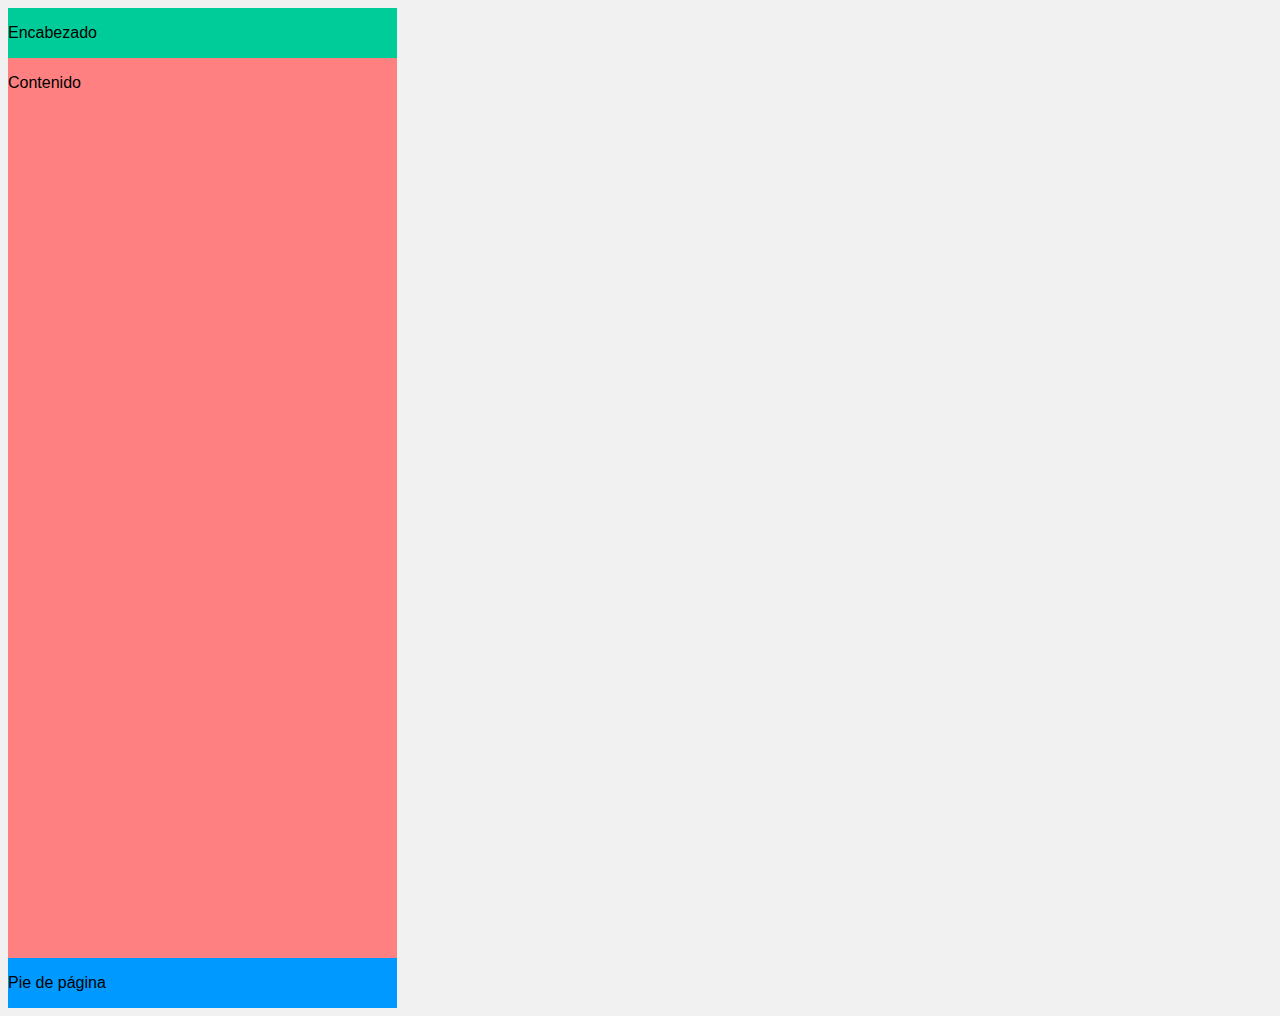
<file: PRACTICA/index.html>
<!DOCTYPE html>
<html lang="en">
<head>
  <meta charset="UTF-8">
  <meta http-equiv="X-UA-Compatible" content="IE=edge">
  <meta name="viewport" content="width=device-width, initial-scale=1.0">
  <title>Document</title>
  <link href="./css/normalize.css" rel="stylesheet" type="text">
  <link href="./css/reset.css" rel="stylesheet">
  <link href="./css/style.css" rel="stylesheet">
</head>
<body class="app">
  <header class="encabezado">
    <p>Encabezado</p>
  </header>
  <main class="contenido">
    <p>Contenido</p>
  </main>
  <footer class="rodapie">
    <p>Pie de página</p>
  </footer>
</body>
</html>
</file>
<file: assets/css/style.css>
.app {
    background: #f1f1f1;
    font-family: Arial, Helvetica, sans-serif;
    display: grid;
    grid-template-areas:
        "encabezado"
        "contenido"
        "rodapie";
    grid-template-columns: auto;
    grid-template-rows: 50px 100vh auto;
}

.encabezado {
    background: #00cc99;
    grid-area: encabezado;
}
.contenido {
    background: #ff8080;
    grid-area: contenido;
}

.rodapie { 
    background: #0099ff;
    grid-area: rodapie;
    
}
</file>
<file: AULA02/assets/css/style.css>
.app {
    background: #f1f1f1;
    font-family: Arial, Helvetica, sans-serif;
    display: grid;
    grid-template-areas:
        "encabezado"
        "contenido"
        "rodapie";
    grid-template-columns: auto;
    grid-template-rows: 50px 100vh auto;
}

.encabezado {
    background: #00cc99;
    grid-area: encabezado;
}
.contenido {
    background: #ff8080;
    grid-area: contenido;
}

.rodapie { 
    background: #0099ff;
    grid-area: rodapie;
    
}
</file>
<file: AULA02/assets/css/destacados.css>
.destaques{
  display: grid;
  grid-template-columns: 25% 25% 25% 25%;
  grid-template-rows: 33.33% 33.33% 33.33%;
  height: calc(100vh - 50px);
  gap: 0.3rem;
}
.destaques__principal{
  background: url(../img/fortnite.jpg);
  /* Para acomodar la imagen */
  background-size: cover;
  /* Para que quede centrada */
  background-position: center;
  /* Para que no se repita */
  background-repeat: no-repeat;
  /* En que columna inicia */
  grid-column-start: 1;
  /* En que columna termina */
  grid-column-end: 4;
  /* En que fila inicia */
  grid-row-start: 1;
  /* En que fila termina */
  grid-row-end: 3;
}
.destaques__secundario:nth-child(2) {
  background: url(../img/pubg.jpg) center / cover no-repeat;
  /* background-size: cover;
  background-position: center;
  background-repeat: no-repeat; */
  /* grid-column-start: 4;
  grid-column-end: 5; */
  grid-column: 4 / 5;
  /* grid-row-start: 1;
  grid-row-end: 2; */
  grid-row: 1 / 2;
}
.destaques__secundario:nth-child(3) {
  background: url(../img/slack.png) center / cover no-repeat;
  /* background-size: cover;
  background-position: center;
  background-repeat: no-repeat; */
  /* grid-column-start: 4;
  grid-column-end: 5; */
  grid-column: 4 / 5;
  /* grid-row-start: 2;
  grid-row-end: 3; */
  grid-row: 2 / 3;
}
.destaques__secundario:nth-child(4) {
  background: url(../img/whatsapp.png) center / cover no-repeat;
  /* background-size: cover;
  background-position: center;
  background-repeat: no-repeat; */
  /* grid-column-start: 4;
  grid-column-end: 5; */
  grid-column: 4 / 5;
  /* grid-row-start: 3;
  grid-row-end: 4; */
  grid-row: 3 / 4;
}
.destaques__secundario:nth-child(5) {
  background: url(../img/cs-go.jpg) center / cover no-repeat;
  /* background-size: cover;
  background-position: center;
  background-repeat: no-repeat; */
  /* grid-column-start: 1;
  grid-column-end: 2; */
  grid-column: 3 / 4;
  /* grid-row-start: 3;
  grid-row-end: 4; */
  grid-row: 3 / 4;
}
.destaques__categorias{
  grid-column: 1 / 3;
  grid-row: 3 / 4;
}
.destaques__categorias___lista{
  display: flex;
  flex-wrap: wrap;
  justify-content: space-between;
  height: 100%;
}
.destaques__categorias___item{
  align-items: center;
  background: #fdfdfd;
  display: flex;
  color: #333333;
  width: 50%;
  padding: 1rem;
}
.destaques__categorias___link{
  color: inherit;
}
.destaques__titulo{
  color: #fdfdfd;
  background: rgba(0, 0, 0, 0.5);
  width: 100%;
  text-align: center;
  padding: 0.6rem;
}
.box{
  align-items: flex-end;
  display: flex;
  justify-content: center;
}
</file>
<file: AULA04/assets/css/style.css>
.app {
    background: #f1f1f1;
    display: grid;  
    font-family: Arial, Helvetica, sans-serif;
    grid-template-areas: 
        "header"
        "contenido"
        "footer";
    grid-template-columns: auto;
    grid-template-rows: 50px auto auto; 
}

.header {
    align-items: center;
    display: flex;
    grid-area: header;
    padding: 0 2rem;
}

.menu__link {
    color: #333333;
    padding: 0.5rem 1rem;
}

.menu__link:hover, .menu__link:active {
    border-bottom: 2px solid #0073e6;
}

.contenido {
    grid-area: contenido;
    padding: 0 2rem;
}

.footer { 
    background: #fdfdfd;
    color: #333333;
    grid-area: footer;
    padding: 1rem;
    text-align: center;   
}
</file>
<file: AULA04/assets/css/destaques.css>
.box {
    align-items: flex-end;
    display: flex;
    justify-content: center;
}

.destaques {
    display: grid;
    grid-gap: .2rem;
    grid-template-columns: 25% 25% 25% 25%;
    grid-template-rows: 33.33% 33.33% 33.33%;
    height: calc(100vh - 50px);
}

.destaques__titulo {
    background: rgba(0, 0, 0, .5);
    color: #fdfdfd;
    padding: .6rem;
    text-align: center;
    width: 100%;
}

.destaques__principal {
    background: url('../img/fortnite.jpg') center / cover no-repeat;
    grid-column: 1 / 4;
    grid-row: 1 / 3;
}

.destaques__secundario:nth-child(2) {
    background: url('../img/pubg.jpg') center / cover no-repeat;
    grid-column: 4 / 4;
    grid-row: 1 / 1;
}

.destaques__secundario:nth-child(3) {
    background: url('../img/slack.png') center / cover no-repeat;
    grid-column: 4 / 4;
    grid-row: 2 / 2;
}

.destaques__secundario:nth-child(4) {
    background: url('../img/whatsapp.png') center / cover no-repeat;
    grid-column: 4 / 4;
    grid-row: 3 / 3;
}

.destaques__secundario:nth-child(5) {
    background: url('../img/cs-go.jpg') center / cover no-repeat;
    grid-column: 3 / 3;
    grid-row: 3 / 3;
}

.destaques__categorias {
    grid-column: 1 / 3;
    grid-row: 3 / 3;
}

.destaques__categorias___lista {
    display: flex;
    flex-wrap: wrap;
    height: 100%;
    justify-content: space-between; 
}

.destaques__categorias___item {
    align-items: center;
    background: #fdfdfd;
    border-left: 5px solid transparent;
    color: #333333;
    display: flex;
    padding: 1rem;
    width: 50%;
}

.destaques__categorias___link {
    color: inherit;
}
</file>
<file: AULA04/assets/css/populares.css>
.populares {
    padding: 3rem 0;
}

.populares__contenido {
    display: flex;
    flex-wrap: wrap;
    padding: 1rem 0rem;
}

.populares__card {
    background: #fdfdfd;
    display: grid;
    grid-template-areas: 
        "card-imagem"
        "card-corpo";
    grid-template-columns: 100%;
    grid-template-rows: 173px auto;
    margin-right: 1rem;
    width: calc(20% - 1rem);
}

.populares__card:last-child {
    margin-right: 0;
}

.populares__card___imagen {
    grid-area: card-imagem;
    height: 100%;
    width: 100%;
}

.populares__card___base {
    display: grid;
    grid-area: card-corpo;
    grid-row-gap: .5rem;
    grid-template-areas: 
        "card-header"
        "card-contenido";
    grid-template-rows: 50px auto;
    padding: .75rem;
}

.populares__card___titulo {
    color: #333333;
    font-size: 1.5rem;
}

.populares__card___data {
    color: #808080;
    font-size: .9rem;
}

.populares__card___descripcion {
    color: #333333;
    line-height: 1.5;
    margin: 1rem 0;
    text-align: justify;
}

.populares__titulo {
    font-weight: 500;
}

.populares__icon {
    margin-right: .25rem;
}

.populares__header {
    border-bottom: 1px solid #dcdcdc;
    display: flex;
    justify-content: space-between;
}

.populares__boton {
    background: transparent;
    border: none;
    color: #333333;
}
</file>
<file: AULA05/assets/css/style.css>
.app {
    background: #f1f1f1;
    display: grid;  
    font-family: Arial, Helvetica, sans-serif;
    grid-template-areas: 
        "header"
        "contenido"
        "footer";
    grid-template-columns: auto;
    grid-template-rows: 50px auto auto; 
}

.encabezado {
    align-items: center;
    display:flex;
    grid-area: header;
    padding: 0 2rem;
    background: #f1f1f1;
    
}
.contenido {
    grid-area: contenido;
    padding: 0 2rem;
}

.rodapie { 
    background: #fdfdfd;
    color: #333333;
    grid-area: footer;
    padding: 1rem;
    text-align: center;
    
}
</file>
<file: AULA05/assets/css/destaques.css>
.box {
    align-items: flex-end;
    display: flex;
    justify-content: center;
}

.destaques {
    display: grid;
    grid-gap: .2rem;
    grid-template-columns: 25% 25% 25% 25%;
    grid-template-rows: 33.33% 33.33% 33.33%;
    height: calc(100vh - 50px);
}

.destaques__titulo {
    background: rgba(0, 0, 0, .5);
    color: #fdfdfd;
    padding: .6rem;
    text-align: center;
    width: 100%;
}

.destaques__principal {
    background: url('../img/fortnite.jpg') center / cover no-repeat;
    grid-column: 1 / 4;
    grid-row: 1 / 3;
}

.destaques__secundario:nth-child(2) {
    background: url('../img/pubg.jpg') center / cover no-repeat;
    grid-column: 4 / 4;
    grid-row: 1 / 1;
}

.destaques__secundario:nth-child(3) {
    background: url('../img/slack.png') center / cover no-repeat;
    grid-column: 4 / 4;
    grid-row: 2 / 2;
}

.destaques__secundario:nth-child(4) {
    background: url('../img/whatsapp.png') center / cover no-repeat;
    grid-column: 4 / 4;
    grid-row: 3 / 3;
}

.destaques__secundario:nth-child(5) {
    background: url('../img/cs-go.jpg') center / cover no-repeat;
    grid-column: 3 / 3;
    grid-row: 3 / 3;
}

.destaques__categorias {
    grid-column: 1 / 3;
    grid-row: 3 / 3;
}

.destaques__categorias___lista {
    display: flex;
    flex-wrap: wrap;
    height: 100%;
    justify-content: space-between; 
}

.destaques__categorias___item {
    align-items: center;
    background: #fdfdfd;
    border-left: 5px solid transparent;
    color: #333333;
    display: flex;
    padding: 1rem;
    width: 50%;
}

.destaques__categorias___link {
    color: inherit;
}
</file>
<file: AULA05/assets/css/populares.css>
.populares {
    padding: 3rem 0;
}

.populares__contenido {
    display: flex;
    flex-wrap: wrap;
    padding: 1rem 0rem;
}

.populares__card {
    background: #fdfdfd;
    display: grid;
    grid-template-areas: 
        "card-imagem"
        "card-corpo";
    grid-template-columns: 100%;
    grid-template-rows: 173px auto;
    margin-right: 1rem;
    width: calc(20% - 1rem);
}

.populares__card:last-child {
    margin-right: 0;
}

.populares__card___imagen {
    grid-area: card-imagem;
    height: 100%;
    width: 100%;
}

.populares__card___base {
    display: grid;
    grid-area: card-corpo;
    grid-row-gap: .5rem;
    grid-template-areas: 
        "card-header"
        "card-contenido";
    grid-template-rows: 50px auto;
    padding: .75rem;
}

.populares__card___titulo {
    color: #333333;
    font-size: 1.5rem;
}

.populares__card___data {
    color: #808080;
    font-size: .9rem;
}

.populares__card___descripcion {
    color: #333333;
    line-height: 1.5;
    margin: 1rem 0;
    text-align: justify;
}

.populares__titulo {
    font-weight: 500;
}

.populares__icon {
    margin-right: .25rem;
}

.populares__header {
    border-bottom: 1px solid #dcdcdc;
    display: flex;
    justify-content: space-between;
}

.populares__boton {
    background: transparent;
    border: none;
    color: #333333;
}
</file>
<file: AULA05/assets/css/menu.css>
.menu__link {
    color: #333333;
    padding: .5rem 1rem;
}

.menu__link:hover, .menu__link.activo {
    border-bottom: 2px solid #0073e6;
}
</file>
<file: AULA05/assets/css/responsivo.css>
/* Extra small devices (phones, 600px and down) */
@media only screen and (max-width: 600px) {
  .destaques__secundario:nth-child(2),
  .destaques__secundario:nth-child(3),
  .destaques__secundario:nth-child(4),
  .destaques__secundario:nth-child(5) {
    display: none;
    grid-column: none;
    grid-row: nonne;
  }
  .destaques__principal,
  .destaques__categorias {
    grid-column: 1 / 5;
  }
}

/* Small devices (portrait tablets and large phones, 600px and up) */
@media only screen and (min-width: 600px) {
  
}

/* Medium devices (landscape tablets, 768px and up) */
@media only screen and (min-width: 768px) {
  
}

/* Large devices (laptops/desktops, 992px and up) */
@media only screen and (min-width: 992px) {
  
}

/* Extra large devices (large laptops and desktops, 1200px and up) */
@media only screen and (min-width: 1200px) {
  
}
</file>
<file: PRACTICA/css/style.css>
.app{
  background: #f1f1f1;
  font-family: Arial, Helvetica, sans-serif;
  /* Defino como grid */
  display: grid;
  /* Defino las areas */
  grid-template-areas:
    "encabezado"
    "contenido"
    "rodapie";
  /* Defino las columnas segun el contenido*/
  grid-template-columns: auto auto auto auto;
  /* Defino las filas segun el contenido*/
  grid-template-rows: 50px 100vh auto;

}
.encabezado{
  background: #00cc99;
  /* Conecto el area correspondiente */
  grid-area: encabezado;
}
.contenido{
  background: #ff8080;
  /* Conecto el area correspondiente */
  grid-area: contenido;
}
.rodapie{
  background: #0099ff;
  /* Conecto el area correspondiente */
  grid-area: rodapie;
}
</file>
